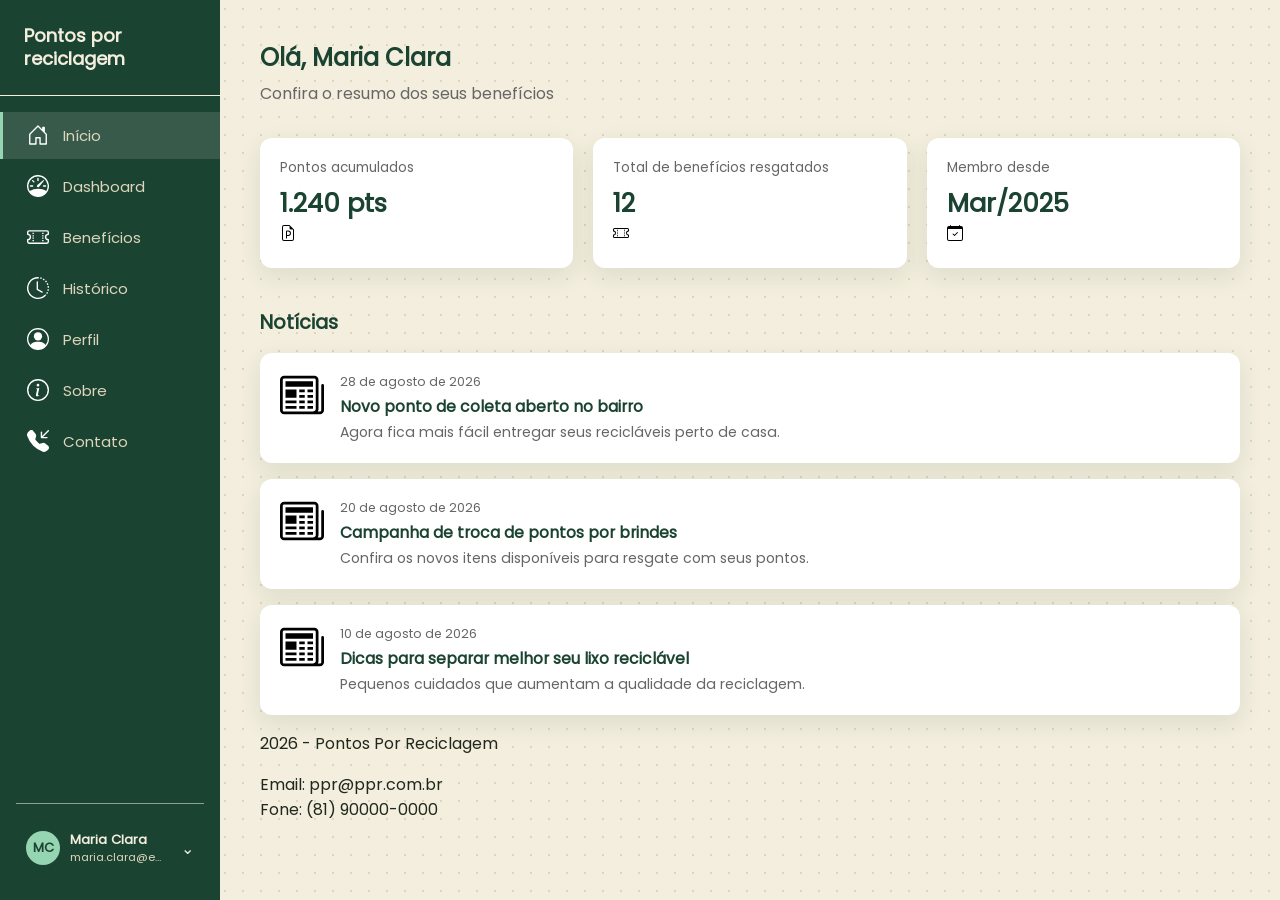
<file: index.html>
<!DOCTYPE html>
<html lang="pt-br">

<head>
  <meta charset="UTF-8">
  <title>Início - Pontos por reciclagem</title>
  <link rel="stylesheet" href="css/style.css">

</head>

<body>

  <section id="d-lateral">
    <span id="principal">Pontos por reciclagem</span>
    <nav>
      <a href="index.html" class="ativo"><img class="icone" src="img/inicio.svg" /><span class="s-txt">Início</span></a>
      <a href="dashboard.html"><img class="icone" src="img/dashboard.svg" alt="" /><span
          class="s-txt">Dashboard</span></a>
      <a href="beneficio.html"><img class="icone" src="img/ticket.svg" /><span class="s-txt">Benefícios</span></a>
      <a href="historico.html"><img class="icone" src="img/historico.svg" alt="" /><span
          class="s-txt">Histórico</span></a>
      <a href="perfil.html"><img class="icone" src="img/perfil.svg" alt="" /><span class="s-txt">Perfil</span></a>
      <a href="sobre.html"><img class="icone" src="img/sobre.svg" alt="" /><span class="s-txt">Sobre</span></a>
      <a href="contato.html"><img class="icone" src="img/contato.svg" alt="" /><span class="s-txt">Contato</span></a>
    </nav>
    <details class="menu-usuario">
      <summary>
        <span class="avatar-menu" aria-hidden="true">MC</span>
        <span class="usuario-dados"><strong>Maria Clara</strong><small>maria.clara@email.com</small></span>
      </summary>
      <div class="submenu-usuario">
        <a href="perfil.html">Meu perfil</a>
        <a href="login.html">Sair</a>
      </div>
    </details>
  </section>

  <section id="d-conteudo">
    <div id="d-boasvindas">
      <h1>Olá, Maria Clara</h1>
      <p>Confira o resumo dos seus benefícios</p>
    </div>

    <div id="d-cartoes">
      <div class="cartao">
        <div class="cartao-rotulo">Pontos acumulados</div>
        <div class="cartao-valor">1.240 pts</div>
        <img class="info-icon" src="img/pontos.svg">
      </div>
      <div class="cartao">
        <div class="cartao-rotulo">Total de benefícios resgatados</div>
        <div class="cartao-valor">12</div>
        <img class="info-icon" src="img/ticket.svg">
      </div>
      <div class="cartao">
        <div class="cartao-rotulo">Membro desde</div>
        <div class="cartao-valor">Mar/2025</div>
        <img class="info-icon" src="img/calendario.svg">
      </div>
    </div>

    <div id="d-noticias">
      <h2>Notícias</h2>
      <div id="d-lista-noticias">
        <div class="noticia">
          <div class="noticia-icone"><img src="img/noticia.svg"></div>
          <div>
            <div class="noticia-data">28 de agosto de 2026</div>
            <div class="noticia-titulo">Novo ponto de coleta aberto no bairro</div>
            <p class="noticia-texto">Agora fica mais fácil entregar seus recicláveis perto de casa.</p>
          </div>
        </div>

        <div class="noticia">
          <div class="noticia-icone"><img src="img/noticia.svg"></div>
          <div>
            <div class="noticia-data">20 de agosto de 2026</div>
            <div class="noticia-titulo">Campanha de troca de pontos por brindes</div>
            <p class="noticia-texto">Confira os novos itens disponíveis para resgate com seus pontos.</p>
          </div>
        </div>

        <div class="noticia">
          <div class="noticia-icone"><img src="img/noticia.svg"></div>
          <div>
            <div class="noticia-data">10 de agosto de 2026</div>
            <div class="noticia-titulo">Dicas para separar melhor seu lixo reciclável</div>
            <p class="noticia-texto">Pequenos cuidados que aumentam a qualidade da reciclagem.</p>
          </div>
        </div>
      </div>
    </div>
    <footer>
      <p>2026 - Pontos Por Reciclagem</p>
      <span>Email: ppr@ppr.com.br</span><br><span>Fone: (81) 90000-0000</span>
    </footer>
  </section>

</body>

</html>
</file>
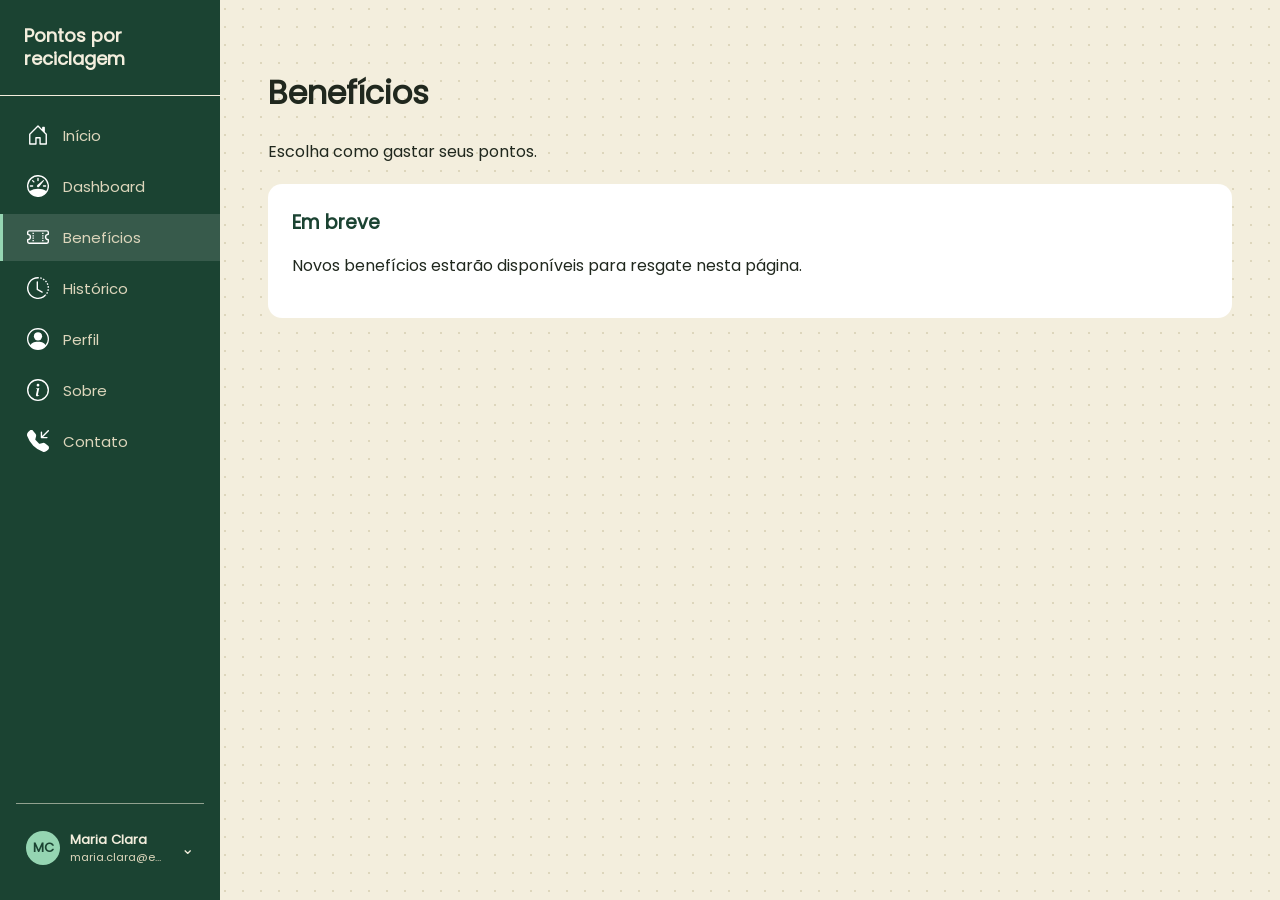
<file: beneficio.html>
<!DOCTYPE html>
<html lang="pt-BR">

<head>
    <meta charset="UTF-8">
    <meta name="viewport" content="width=device-width, initial-scale=1.0">
    <title>Benefícios</title>
    <link rel="stylesheet" href="css/style.css">
</head>

<body>
    <section id="d-lateral">
        <span id="principal">Pontos por reciclagem</span>
        <nav>
            <a href="index.html">
                <img class="icone" src="img/inicio.svg">
                <span class="s-txt">Início</span>
            </a>
            <a href="dashboard.html">
                <img class="icone" src="img/dashboard.svg">
                <span class="s-txt">Dashboard</span>
            </a>
            <a href="beneficio.html" class="ativo">
                <img class="icone" src="img/ticket.svg">
                <span class="s-txt">Benefícios</span>
            </a>
            <a href="historico.html">
                <img class="icone" src="img/historico.svg">
                <span class="s-txt">Histórico</span>
            </a>
            <a href="perfil.html">
                <img class="icone" src="img/perfil.svg">
                <span class="s-txt">Perfil</span>
            </a>
            <a href="sobre.html">
                <img class="icone" src="img/sobre.svg">
                <span class="s-txt">Sobre</span>
            </a>
            <a href="contato.html">
                <img class="icone" src="img/contato.svg">
                <span class="s-txt">Contato</span>
            </a>
        </nav>
        <details class="menu-usuario">
            <summary>
                <span class="avatar-menu" aria-hidden="true">MC</span>
                <span class="usuario-dados"><strong>Maria Clara</strong><small>maria.clara@email.com</small></span>
            </summary>
            <div class="submenu-usuario">
                <a href="perfil.html">Meu perfil</a>
                <a href="login.html">Sair</a>
            </div>
        </details>
    </section>
    <main class="conteudo-pagina">
        <div class="conteiner-pagina">
            <h1>Benefícios</h1>
            <p class="texto-secundario grupo-formulario-ultimo">Escolha como gastar seus pontos.</p>
            <section class="cartao-pagina">
                <h2>Em breve</h2>
                <p class="texto-secundario">Novos benefícios estarão disponíveis para resgate nesta página.</p>
            </section>
        </div>
    </main>
</body>

</html>
</file>
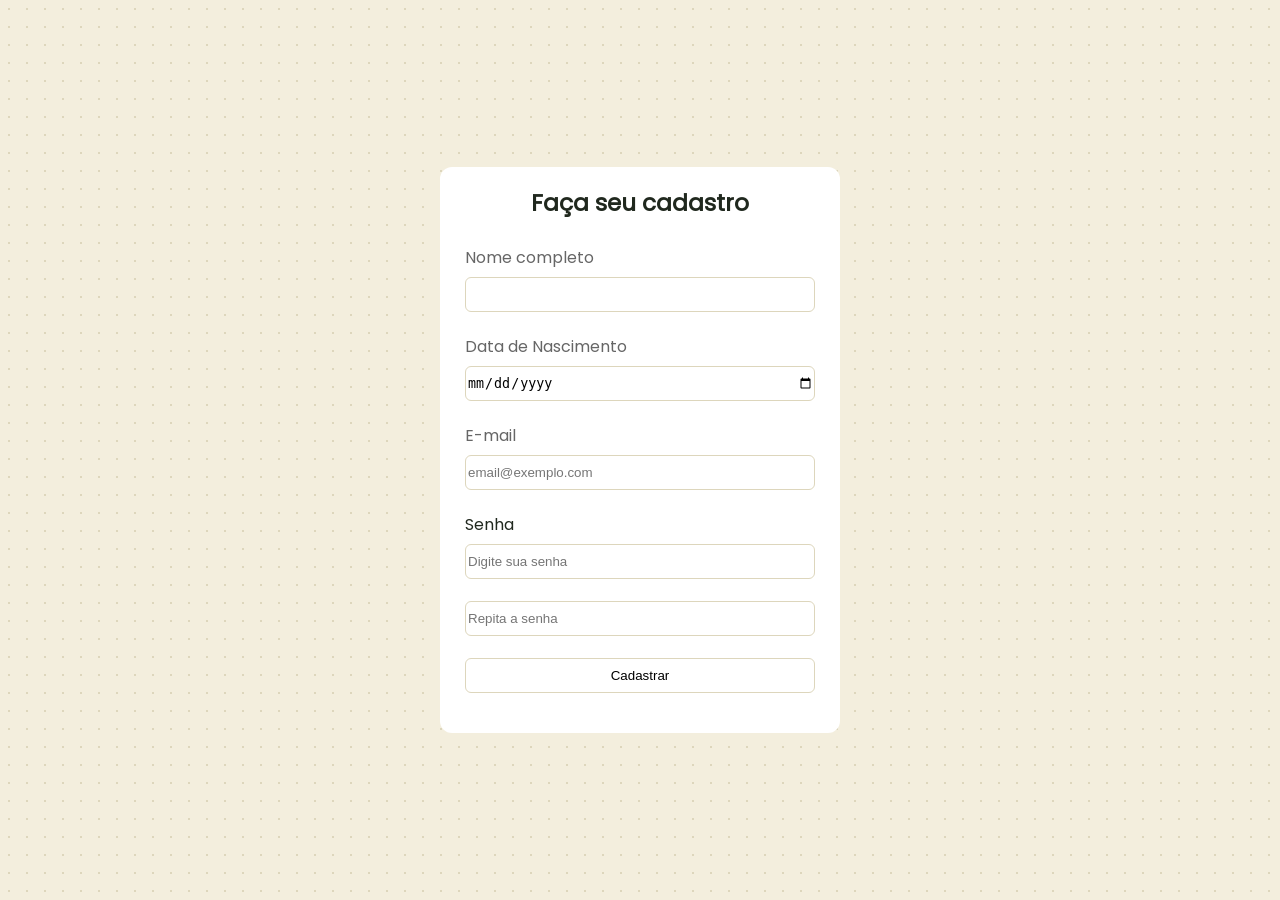
<file: cadastro.html>
<!DOCTYPE html>
<html lang="pt-br">

<head>
    <meta charset="UTF-8">
    <meta name="viewport" content="width=device-width, initial-scale=1.0">
    <title>Crie seu cadastro!</title>
    <link rel="stylesheet" href="css/style.css">
</head>

<body>
    <main class="prin-cad">
        <section id="card-cad">
            <h1>Faça seu cadastro</h1>
            <form id="form-cadastro" action="perfil.html">
                <label for="nome">Nome completo</label>
                <input type="text" id="nome" required>
                <label for="data-nsc">Data de Nascimento</label>
                <input type="date" id="data-nsc">
                <label for="email">E-mail</label>
                <input type="text" id="email" placeholder="email@exemplo.com" required>
                <span>Senha</span>
                <input type="password" id="senha" placeholder="Digite sua senha" required>
                <input type="password" id="senha-confirma" placeholder="Repita a senha" required>
                <span id="erro-cadastro" style="color:red;display:none;"></span>
                <input type="submit" value="Cadastrar">
            </form>
        </section>
    </main>
    <footer></footer>
    <script src="js/cadastro.js"></script>
</body>

</html>
</file>
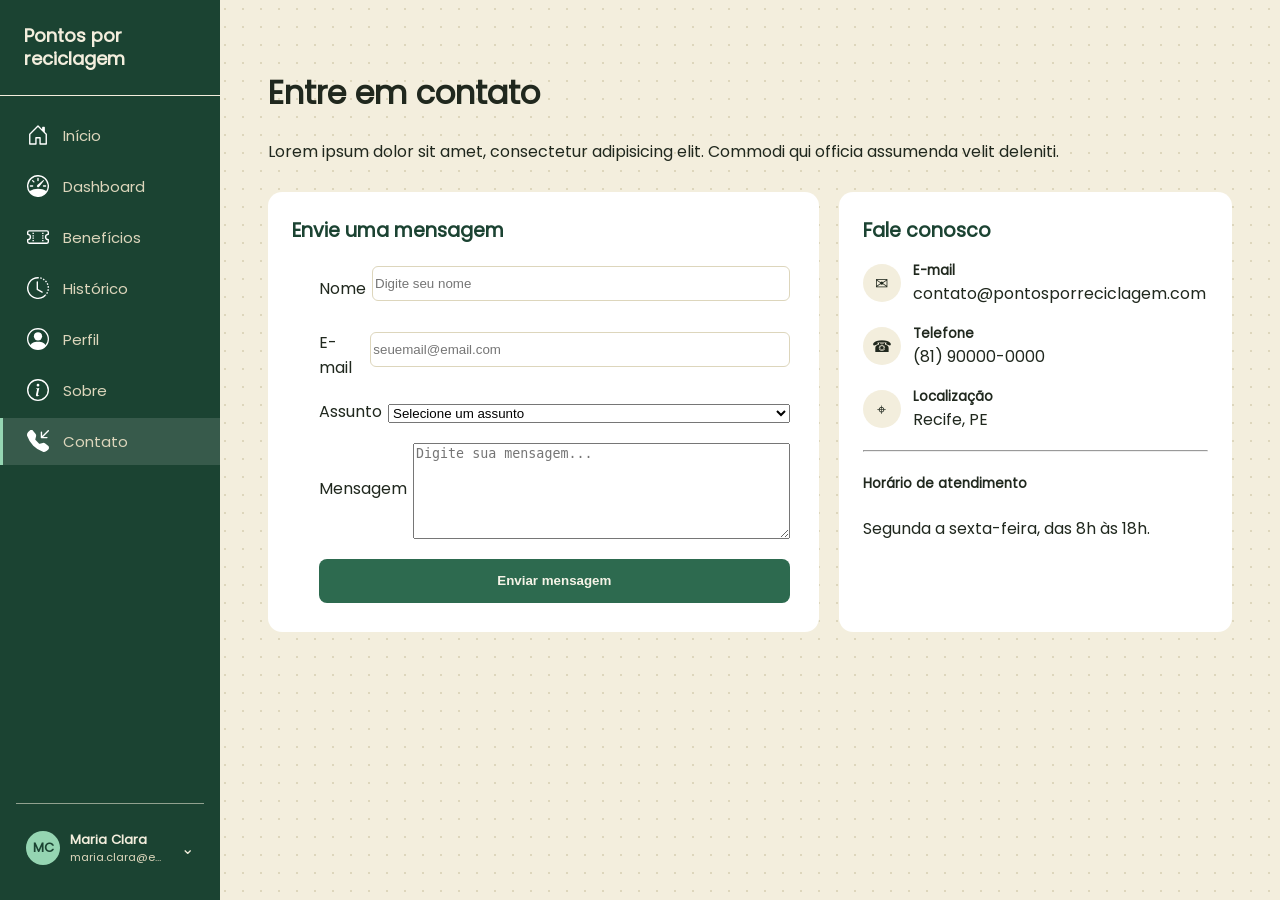
<file: contato.html>
<!doctype html>
<html lang="pt-BR">

<head>
  <meta charset="UTF-8" />
  <meta name="viewport" content="width=device-width, initial-scale=1.0" />
  <title>Contato | Pontos por Reciclagem</title>
  <link rel="stylesheet" href="css/style.css" />
</head>

<body>
  <section id="d-lateral">
    <span id="principal">Pontos por reciclagem</span>
    <nav>
      <a href="index.html"><img class="icone" src="img/inicio.svg" /><span class="s-txt">Início</span></a>
      <a href="dashboard.html"><img class="icone" src="img/dashboard.svg" /><span class="s-txt">Dashboard</span></a>
      <a href="beneficio.html"><img class="icone" src="img/ticket.svg" /><span class="s-txt">Benefícios</span></a>
      <a href="historico.html"><img class="icone" src="img/historico.svg" /><span class="s-txt">Histórico</span></a>
      <a href="perfil.html"><img class="icone" src="img/perfil.svg" /><span class="s-txt">Perfil</span></a>
      <a href="sobre.html"><img class="icone" src="img/sobre.svg" /><span class="s-txt">Sobre</span></a>
      <a href="contato.html" class="ativo"><img class="icone" src="img/contato.svg" /><span
          class="s-txt">Contato</span></a>
    </nav>
    <details class="menu-usuario">
      <summary>
        <span class="avatar-menu" aria-hidden="true">MC</span>
        <span class="usuario-dados"><strong>Maria Clara</strong><small>maria.clara@email.com</small></span>
      </summary>
      <div class="submenu-usuario">
        <a href="perfil.html">Meu perfil</a>
        <a href="login.html">Sair</a>
      </div>
    </details>
  </section>

  <main class="conteudo-pagina">
    <div class="conteiner-pagina">
      <div class="margem-inferior-grande">
        <h1>Entre em contato</h1>
        <p class="texto-secundario">Lorem ipsum dolor sit amet, consectetur adipisicing elit. Commodi qui officia
          assumenda velit deleniti.</p>
      </div>
      <div class="grade-contato">
        <section class="cartao-pagina">
          <h2>Envie uma mensagem</h2>
          <form action="#" method="post">
            <div class="grupo-formulario"><label class="rotulo-formulario" for="nome">Nome</label><input
                class="campo-formulario" id="nome" name="nome" type="text" placeholder="Digite seu nome" required />
            </div>
            <div class="grupo-formulario"><label class="rotulo-formulario" for="email">E-mail</label><input
                class="campo-formulario" id="email" name="email" type="email" placeholder="seuemail@email.com"
                required /></div>
            <div class="grupo-formulario"><label class="rotulo-formulario" for="assunto">Assunto</label><select
                class="seletor-formulario" id="assunto" name="assunto" required>
                <option value="" selected disabled>Selecione um assunto</option>
                <option>Dúvida</option>
                <option>Problema</option>
                <option>Sugestão</option>
                <option>Outro</option>
              </select></div>
            <div class="grupo-formulario-ultimo"><label class="rotulo-formulario"
                for="mensagem">Mensagem</label><textarea class="campo-formulario" id="mensagem" name="mensagem" rows="6"
                placeholder="Digite sua mensagem..." required></textarea></div>
            <button class="botao-formulario largura-total" type="submit">Enviar mensagem</button>
          </form>
        </section>
        <aside class="cartao-pagina">
          <h2>Fale conosco</h2>
          <div class="item-contato">
            <div class="icone-contato" aria-hidden="true">✉</div>
            <div>
              <h5>E-mail</h5>
              <p class="texto-secundario">contato@pontosporreciclagem.com</p>
            </div>
          </div>
          <div class="item-contato">
            <div class="icone-contato" aria-hidden="true">☎</div>
            <div>
              <h5>Telefone</h5>
              <p class="texto-secundario">(81) 90000-0000</p>
            </div>
          </div>
          <div class="item-contato">
            <div class="icone-contato" aria-hidden="true">⌖</div>
            <div>
              <h5>Localização</h5>
              <p class="texto-secundario">Recife, PE</p>
            </div>
          </div>
          <hr />
          <h5>Horário de atendimento</h5>
          <p class="texto-secundario">Segunda a sexta-feira, das 8h às 18h.</p>
        </aside>
      </div>
    </div>
  </main>
</body>

</html>
</file>
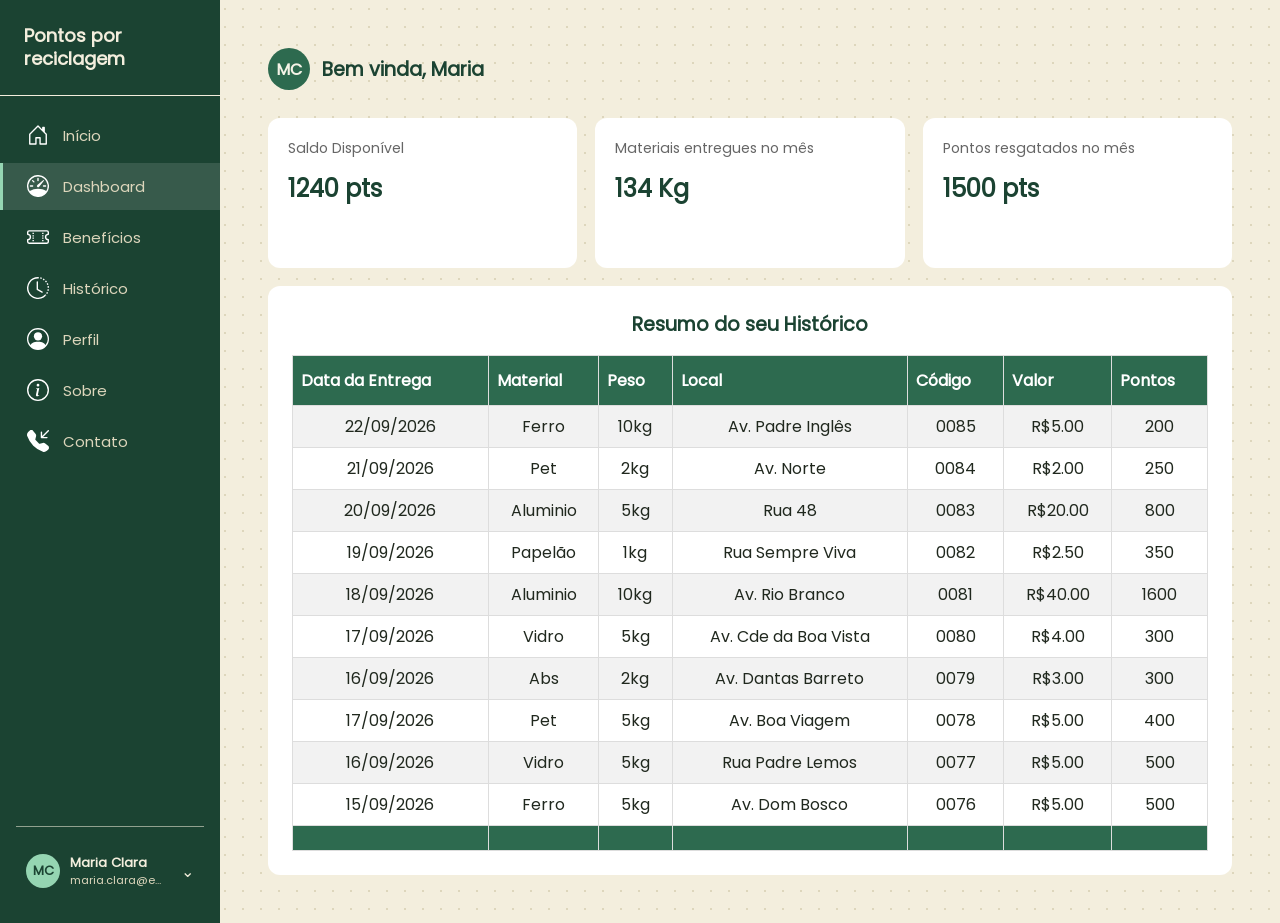
<file: dashboard.html>
<!doctype html>
<html lang="pt-br">

<head>
  <meta charset="UTF-8" />
  <meta name="viewport" content="width=device-width, initial-scale=1.0" />
  <title>Dashboard</title>
  <link rel="stylesheet" href="css/style.css" />
</head>

<body id="dash">
  <section id="d-lateral">
    <span id="principal">Pontos por reciclagem</span>
    <nav>
      <a href="index.html"><img class="icone" src="img/inicio.svg" /><span class="s-txt">Início</span></a>
      <a href="dashboard.html" class="ativo"><img class="icone" src="img/dashboard.svg" /><span
          class="s-txt">Dashboard</span></a>
      <a href="beneficio.html"><img class="icone" src="img/ticket.svg" /><span class="s-txt">Benefícios</span></a>
      <a href="historico.html"><img class="icone" src="img/historico.svg" /><span class="s-txt">Histórico</span></a>
      <a href="perfil.html"><img class="icone" src="img/perfil.svg" /><span class="s-txt">Perfil</span></a>
      <a href="sobre.html"><img class="icone" src="img/sobre.svg" /><span class="s-txt">Sobre</span></a>
      <a href="contato.html"><img class="icone" src="img/contato.svg" /><span class="s-txt">Contato</span></a>
    </nav>
    <details class="menu-usuario">
      <summary>
        <span class="avatar-menu" aria-hidden="true">MC</span>
        <span class="usuario-dados"><strong>Maria Clara</strong><small>maria.clara@email.com</small></span>
      </summary>
      <div class="submenu-usuario">
        <a href="perfil.html">Meu perfil</a>
        <a href="login.html">Sair</a>
      </div>
    </details>
  </section>
  <section id="tela-1">
    <div class="i-topo">
      <div>MC</div>
      <p>Bem vinda, Maria</p>
    </div>
    <div class="interno-a">
      <p>Saldo Disponível</p>
      <span>1240 pts</span>
    </div>
    <div class="interno-a">
      <p>Materiais entregues no mês</p>
      <span>134 Kg</span>
    </div>
    <div class="interno-a">
      <p>Pontos resgatados no mês</p>
      <span>1500 pts</span>
    </div>
    <div class="interno-b">
      <p>Resumo do seu Histórico</p>
      <table>
        <tr>
          <th>Data da Entrega</th>
          <th>Material</th>
          <th>Peso</th>
          <th>Local</th>
          <th>Código</th>
          <th>Valor</th>
          <th>Pontos</th>
        </tr>
        <tr>
          <td>22/09/2026</td>
          <td>Ferro</td>
          <td>10kg</td>
          <td>Av. Padre Inglês</td>
          <td>0085</td>
          <td>R$5.00</td>
          <td>200</td>
        </tr>
        <tr>
          <td>21/09/2026</td>
          <td>Pet</td>
          <td>2kg</td>
          <td>Av. Norte</td>
          <td>0084</td>
          <td>R$2.00</td>
          <td>250</td>
        </tr>
        <tr>
          <td>20/09/2026</td>
          <td>Aluminio</td>
          <td>5kg</td>
          <td>Rua 48</td>
          <td>0083</td>
          <td>R$20.00</td>
          <td>800</td>
        </tr>
        <tr>
          <td>19/09/2026</td>
          <td>Papelão</td>
          <td>1kg</td>
          <td>Rua Sempre Viva</td>
          <td>0082</td>
          <td>R$2.50</td>
          <td>350</td>
        </tr>
        <tr>
          <td>18/09/2026</td>
          <td>Aluminio</td>
          <td>10kg</td>
          <td>Av. Rio Branco</td>
          <td>0081</td>
          <td>R$40.00</td>
          <td>1600</td>
        </tr>
        <tr>
          <td>17/09/2026</td>
          <td>Vidro</td>
          <td>5kg</td>
          <td>Av. Cde da Boa Vista</td>
          <td>0080</td>
          <td>R$4.00</td>
          <td>300</td>
        </tr>
        <tr>
          <td>16/09/2026</td>
          <td>Abs</td>
          <td>2kg</td>
          <td>Av. Dantas Barreto</td>
          <td>0079</td>
          <td>R$3.00</td>
          <td>300</td>
        </tr>
        <tr>
          <td>17/09/2026</td>
          <td>Pet</td>
          <td>5kg</td>
          <td>Av. Boa Viagem</td>
          <td>0078</td>
          <td>R$5.00</td>
          <td>400</td>
        </tr>
        <tr>
          <td>16/09/2026</td>
          <td>Vidro</td>
          <td>5kg</td>
          <td>Rua Padre Lemos</td>
          <td>0077</td>
          <td>R$5.00</td>
          <td>500</td>
        </tr>
        <tr>
          <td>15/09/2026</td>
          <td>Ferro</td>
          <td>5kg</td>
          <td>Av. Dom Bosco</td>
          <td>0076</td>
          <td>R$5.00</td>
          <td>500</td>
        </tr>
        <tr>
          <th></th>
          <th></th>
          <th></th>
          <th></th>
          <th></th>
          <th></th>
          <th></th>
        </tr>
      </table>
    </div>
  </section>
  <footer></footer>
</body>

</html>
</file>
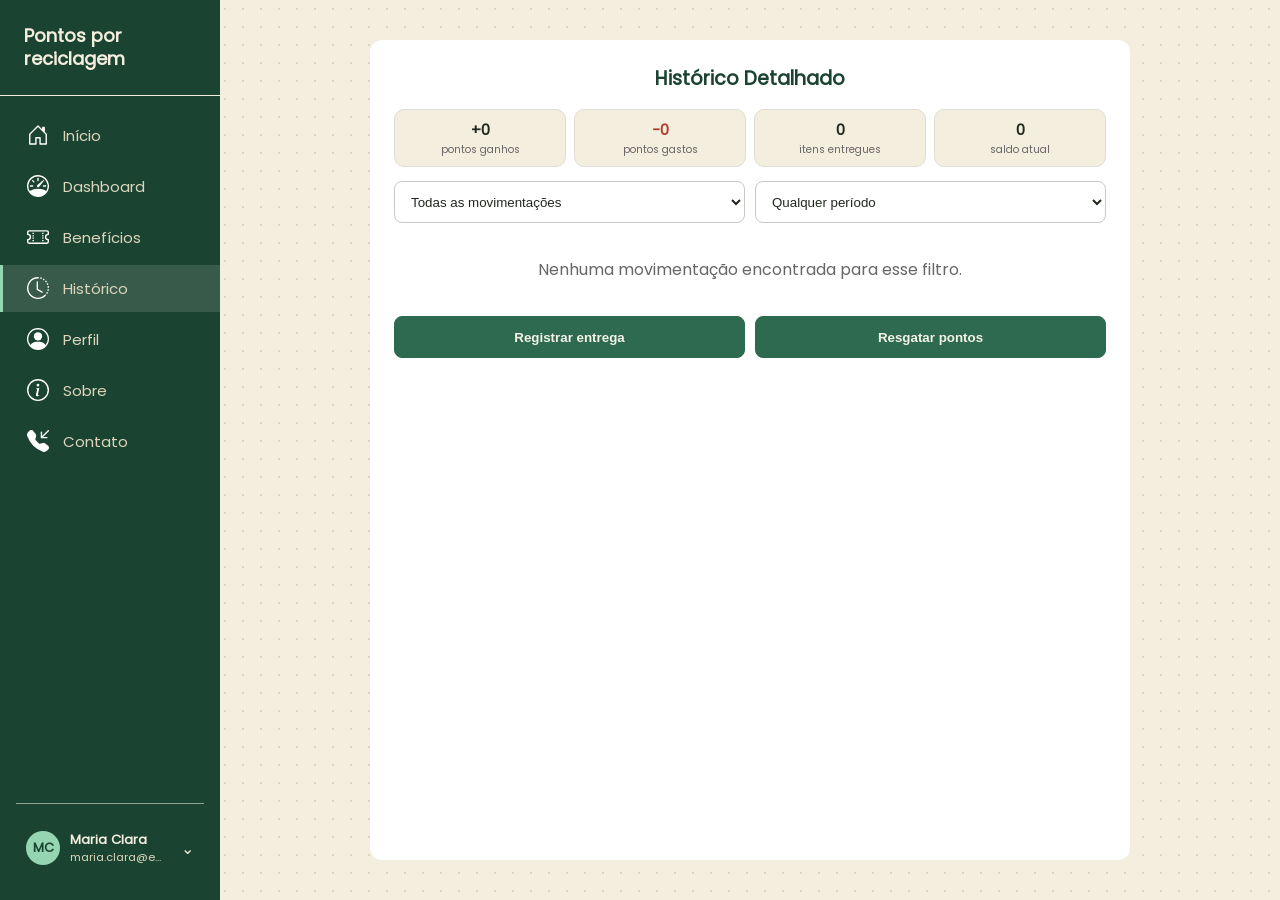
<file: historico.html>
<!DOCTYPE html>
<html lang="pt-br">

<head>
    <meta charset="UTF-8">
    <meta name="viewport" content="width=device-width, initial-scale=1.0">
    <title>Histórico</title>
    <link rel="stylesheet" href="css/style.css">
</head>

<body>
    <section id="d-lateral">
        <span id="principal">Pontos por reciclagem</span>
        <nav>
            <a href="index.html"><img class="icone" src="img/inicio.svg" alt="" /><span class="s-txt">Início</span></a>
            <a href="dashboard.html"><img class="icone" src="img/dashboard.svg" alt="" /><span
                    class="s-txt">Dashboard</span></a>
            <a href="beneficio.html"><img class="icone" src="img/ticket.svg" alt="" /><span
                    class="s-txt">Benefícios</span></a>
            <a href="historico.html" class="ativo"><img class="icone" src="img/historico.svg" alt="" /><span
                    class="s-txt">Histórico</span></a>
            <a href="perfil.html"><img class="icone" src="img/perfil.svg" alt="" /><span class="s-txt">Perfil</span></a>
            <a href="sobre.html"><img class="icone" src="img/sobre.svg" alt="" /><span class="s-txt">Sobre</span></a>
            <a href="contato.html"><img class="icone" src="img/contato.svg" alt="" /><span
                    class="s-txt">Contato</span></a>
        </nav>
        <details class="menu-usuario">
            <summary>
                <span class="avatar-menu" aria-hidden="true">MC</span>
                <span class="usuario-dados"><strong>Maria Clara</strong><small>maria.clara@email.com</small></span>
            </summary>
            <div class="submenu-usuario">
                <a href="perfil.html">Meu perfil</a>
                <a href="login.html">Sair</a>
            </div>
        </details>
    </section>
    <div class="interno-b">
        <p>Histórico Detalhado</p>

        <div class="historico-resumo">
            <div class="resumo-item">
                <span class="resumo-valor" id="resumo-ganho">+0</span>
                <span class="resumo-label">pontos ganhos</span>
            </div>
            <div class="resumo-item">
                <span class="resumo-valor resumo-negativo" id="resumo-resgatado">0</span>
                <span class="resumo-label">pontos gastos</span>
            </div>
            <div class="resumo-item">
                <span class="resumo-valor" id="resumo-itens">0</span>
                <span class="resumo-label">itens entregues</span>
            </div>
            <div class="resumo-item">
                <span class="resumo-valor" id="resumo-saldo">0</span>
                <span class="resumo-label">saldo atual</span>
            </div>
        </div>

        <div class="historico-filtros">
            <select id="filtro-tipo">
                <option value="todos">Todas as movimentações</option>
                <option value="ganho">Somente ganhos</option>
                <option value="resgate">Somente resgates</option>
            </select>
            <select id="filtro-periodo">
                <option value="todos">Qualquer período</option>
                <option value="7">Últimos 7 dias</option>
                <option value="30">Últimos 30 dias</option>
                <option value="mes">Este mês</option>
            </select>
        </div>

        <div class="historico-lista" id="historico-lista">
            <!-- itens renderizados via JS -->
        </div>

        <div class="historico-acoes">
            <button type="button" id="btn-registrar-entrega">Registrar entrega</button>
            <button type="button" id="btn-resgatar-pontos">Resgatar pontos</button>
        </div>
    </div>
    <script src="js/historico.js"></script>
</body>

</html>
</file>
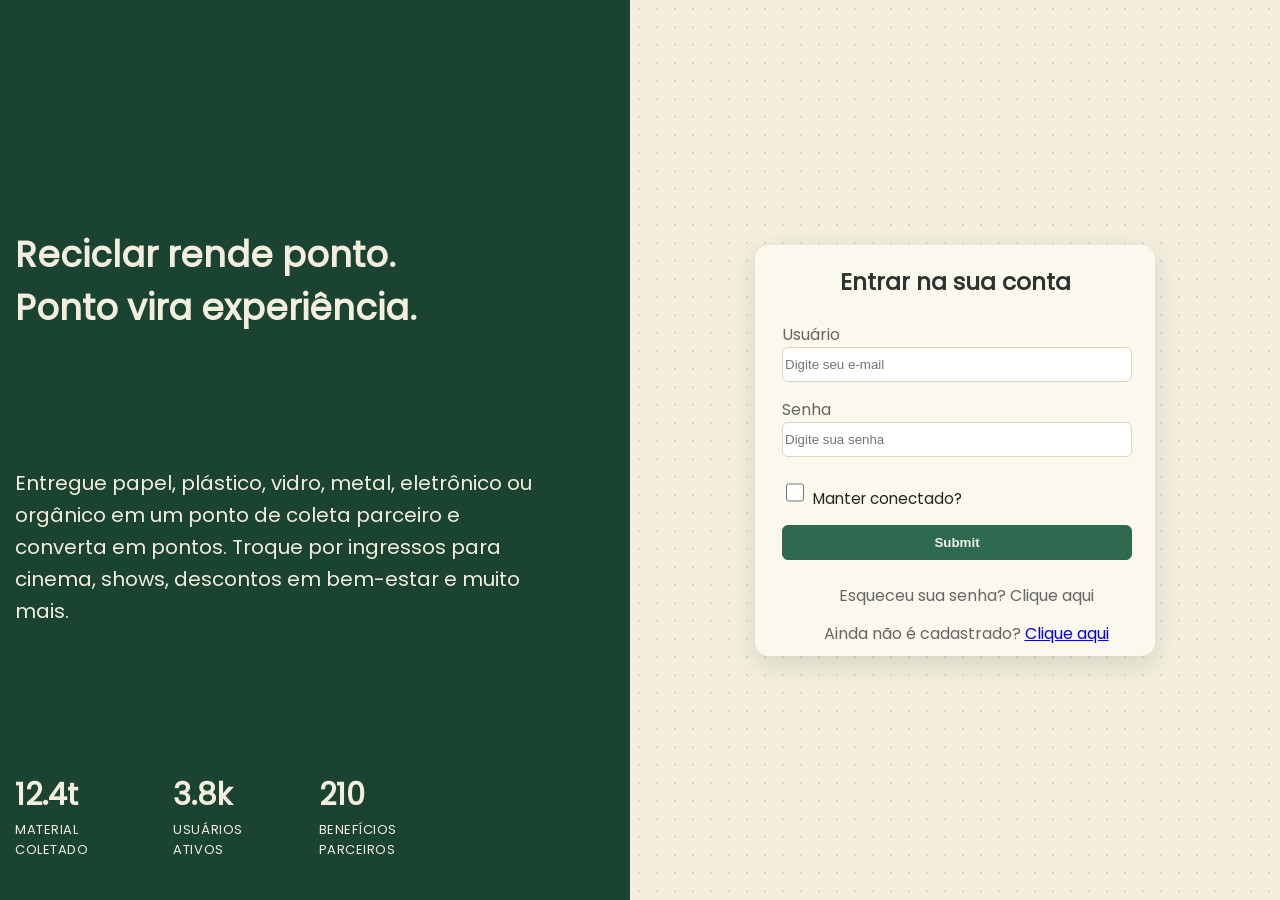
<file: login.html>
<!DOCTYPE html>
<html lang="pt-br">

<head>
    <meta charset="UTF-8">
    <meta name="viewport" content="width=device-width, initial-scale=1.0">
    <title>PPR - Login</title>
    <link rel="stylesheet" href="css/style.css">
    <link rel="stylesheet" href="https://cdnjs.cloudflare.com/ajax/libs/animate.css/4.1.1/animate.min.css">
</head>

<body>
    <header id="p-lateral">
        <div class="res-lateral">
            <h1>Reciclar rende ponto.<br>Ponto vira experiência.</h1>
            <p>Entregue papel, plástico, vidro, metal, eletrônico ou orgânico em um ponto de coleta parceiro e converta
                em pontos.
                Troque por ingressos para cinema, shows, descontos em bem-estar e muito mais.</p>
            <div class="texto-painel-lateral">
                <div class="texto-painel">
                    <div class="n">12.4t</div>
                    <div class="l">Material coletado</div>
                </div>
                <div class="texto-painel">
                    <div class="n">3.8k</div>
                    <div class="l">Usuários ativos</div>
                </div>
                <div class="texto-painel">
                    <div class="n">210</div>
                    <div class="l">Benefícios parceiros</div>
                </div>
            </div>
        </div>
        <div></div>
        </div>
    </header>
    <main id="vip">
        <section id="login-card">
            <h2 class="login-t">Entrar na sua conta</h2>
            <form action="index.html">
                <label for="usuario">Usuário</label>
                <input type="text" placeholder="Digite seu e-mail" required>
                <label for="senha">Senha</label>
                <input type="password" placeholder="Digite sua senha" required>
                <div><input class="chk-box" type="checkbox"><span class="tmc">Manter conectado?</span></div>
                <input class="login-button" type="submit">
                <p>Esqueceu sua senha? Clique aqui</p>
                <p>Ainda não é cadastrado? <a href="cadastro.html">Clique aqui</a></p>
            </form>
        </section>
    </main>
    <script src="js/login.js">
    </script>
</body>

</html>
</file>
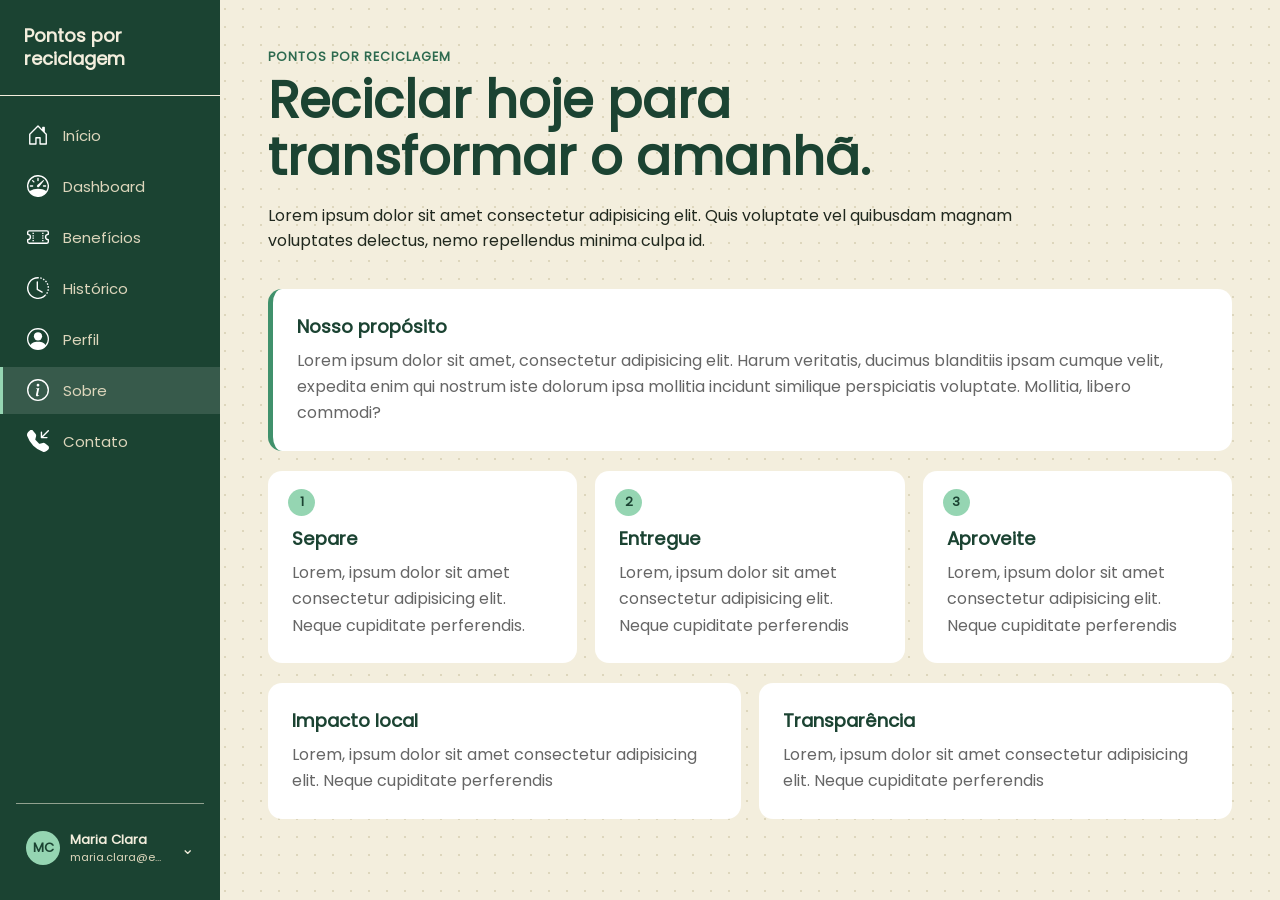
<file: sobre.html>
<!doctype html>
<html lang="pt-BR">

<head>
  <meta charset="UTF-8" />
  <meta name="viewport" content="width=device-width, initial-scale=1.0" />
  <title>Sobre | Pontos por Reciclagem</title>
  <link rel="stylesheet" href="css/style.css" />
</head>

<body>
  <section id="d-lateral">
    <span id="principal">Pontos por reciclagem</span>
    <nav>
      <a href="index.html"><img class="icone" src="img/inicio.svg" alt="" /><span class="s-txt">Início</span></a>
      <a href="dashboard.html"><img class="icone" src="img/dashboard.svg" alt="" /><span
          class="s-txt">Dashboard</span></a>
      <a href="beneficio.html"><img class="icone" src="img/ticket.svg" alt="" /><span
          class="s-txt">Benefícios</span></a>
      <a href="historico.html"><img class="icone" src="img/historico.svg" alt="" /><span
          class="s-txt">Histórico</span></a>
      <a href="perfil.html"><img class="icone" src="img/perfil.svg" alt="" /><span class="s-txt">Perfil</span></a>
      <a href="sobre.html" class="ativo"><img class="icone" src="img/sobre.svg" alt="" /><span
          class="s-txt">Sobre</span></a>
      <a href="contato.html"><img class="icone" src="img/contato.svg" alt="" /><span class="s-txt">Contato</span></a>
    </nav>
    <details class="menu-usuario">
      <summary>
        <span class="avatar-menu" aria-hidden="true">MC</span>
        <span class="usuario-dados"><strong>Maria Clara</strong><small>maria.clara@email.com</small></span>
      </summary>
      <div class="submenu-usuario">
        <a href="perfil.html">Meu perfil</a>
        <a href="login.html">Sair</a>
      </div>
    </details>
  </section>

  <main class="conteudo-pagina">
    <div class="conteiner-pagina pagina-sobre">
      <header class="sobre-cabecalho">
        <p class="sobre-selo">Pontos por Reciclagem</p>
        <h1>Reciclar hoje para transformar o amanhã.</h1>
        <p class="texto-secundario">Lorem ipsum dolor sit amet consectetur adipisicing elit. Quis voluptate vel
          quibusdam magnam voluptates delectus, nemo repellendus minima culpa id.</p>
      </header>

      <section class="cartao-pagina sobre-destaque">
        <h2>Nosso propósito</h2>
        <p>Lorem ipsum dolor sit amet, consectetur adipisicing elit. Harum veritatis, ducimus blanditiis ipsam cumque
          velit, expedita enim qui nostrum iste dolorum ipsa mollitia incidunt similique perspiciatis voluptate.
          Mollitia, libero commodi?</p>
      </section>

      <section class="sobre-grade" aria-label="Como o projeto funciona">
        <article class="cartao-pagina sobre-etapa">
          <span class="sobre-numero">1</span>
          <h2>Separe</h2>
          <p>Lorem, ipsum dolor sit amet consectetur adipisicing elit. Neque cupiditate perferendis.</p>
        </article>
        <article class="cartao-pagina sobre-etapa">
          <span class="sobre-numero">2</span>
          <h2>Entregue</h2>
          <p>Lorem, ipsum dolor sit amet consectetur adipisicing elit. Neque cupiditate perferendis</p>
        </article>
        <article class="cartao-pagina sobre-etapa">
          <span class="sobre-numero">3</span>
          <h2>Aproveite</h2>
          <p>Lorem, ipsum dolor sit amet consectetur adipisicing elit. Neque cupiditate perferendis</p>
        </article>
      </section>

      <section class="sobre-valores">
        <article class="cartao-pagina">
          <h2>Impacto local</h2>
          <p>Lorem, ipsum dolor sit amet consectetur adipisicing elit. Neque cupiditate perferendis</p>
        </article>
        <article class="cartao-pagina">
          <h2>Transparência</h2>
          <p>Lorem, ipsum dolor sit amet consectetur adipisicing elit. Neque cupiditate perferendis</p>
        </article>
      </section>
    </div>
  </main>
</body>

</html>
</file>
<file: css/style.css>
@font-face {
    font-family: 'MinhaFonteLocal';
    src: url(/font/Poppins/Poppins-Regular.ttf) format('truetype');
}

:root {
    --papel: #DDD6BC;
    --papel-claro: #F3EEDD;
    --fundo: #FBF8EE;
    --texto-p: #20281E;
    --texto-outro: #2D332F;
    --texto-outro2: #666666;
    --verde-claro: #95d5b2;
    --v-semi: #40916c;
    --v-escuro: #2d6a4f;
    --verde-outro: #1b4332;
    --azul: #2E5FA3;
    --vermelho: #B23B2E;
    --amarelo: #e7df4b;
    --marrom: #7A5230;
    --creme: #F5F3E7;
    --card-fundo: #ffffff;
}

* {
    box-sizing: border-box;
}

body {
    display: flex;
    min-width: 100vh;
    min-height: 100vh;
    margin: 0;
    color: var(--texto-p);
    font-family: 'MinhaFonteLocal', sans-serif;
    background-color: var(--papel-claro);
    background-image: radial-gradient(var(--papel) 1px, transparent 1px);
    background-size: 18px 18px;
}

/* Página de Login */
#vip{
    margin: auto;
}

#p-lateral {
    width: 70vh;
    max-height: 100vh;
    background: var(--verde-outro);
    color: var(--papel-claro);
    display: flex;
    flex-direction: column;
    padding: 24px 0;
    
}

.res-lateral {
    z-index: 1;
    max-width: 450px;
    margin-top: 20vh;
}

.res-lateral h1 {
    font-size: 220%;
    font-weight: 700;
    margin-left: 15px;
    display: inline-block;
    animation: backInLeft;
    animation-duration: 2s;
}

.res-lateral p {
    padding: 10vh 0px;
    width: 60vh;
    font-size: 20px;
    line-height: 1.6;
    color: var(--papel-claro);
    margin-left: 15px;
    display: inline-block;
    animation: backInLeft;
    animation-duration: 2s;
    animation-delay: 0.5s;
}

.texto-painel-lateral {
    display: flex;
    gap: 28px;
    margin-top: 36px;
    margin-left: 15px;
}

.texto-painel .n {
    font-weight: 700;
    font-size: 30px;
    display: inline-block;
    animation: backInLeft;
    animation-duration: 2s;
    animation-delay: 1s;
}

.texto-painel .l {
    font-size: 13px;
    color: var(--papel-claro);
    text-transform: uppercase;
    letter-spacing: 0.04em;
    margin-top: 2px;
    display: inline-block;
    animation: backInLeft;
    animation-duration: 2s;
    animation-delay: 1s;
}

.login-t {
    color: var(--texto-outro);
    padding-top: 20px;
    text-align: center;
    margin: 0 0 18px;
    font-size: 1.45rem;
}

#login-card {
    text-align: center;
    border-radius: 14px;
    margin: 0;
    background-color: var(--fundo);
    width: 400px;
    margin: 0;
    box-shadow: 0 8px 24px #1b433224
}

input {
    background: #fff;
    border: 1px solid var(--papel);
    border-radius: 6px;
    border-color: var(--papel);
    height: 35px;
    width: 350px;
    box-sizing: border-box;
    margin-bottom: 15px;
    accent-color: var(--v-semi);
}

input:focus,
select:focus,
textarea:focus {
    outline: 3px solid #40916c40;
    border-color: var(--v-semi)
}

.login-button {
    cursor: pointer;
    border-color: var(--v-escuro);
    background: var(--v-escuro);
    color: var(--creme);
    font-weight: 600
}


form {
    text-align: left;
    margin-left: 22px;
    padding: 5px;
}

form>label {
    color: var(--texto-outro2);
}

form>div {
    display: flex;
    align-items: center;
    gap: 6px
}

form>p {
    color: var(--texto-outro2);
    margin: 0px;
    padding-bottom: 5px;
    text-align: center;
}

.chk-box {
    width: 18px;
    min-height: 18px
}

.tmc {
    font-size: .95rem

}

.login-button~p {
    margin: 8px 0 0;
    color: var(--texto-outro2);
    font-size: 1.0rem;
    text-align: center;
    text-decoration: none;
}


/* Dashboard */

#d-lateral {
    width: 220px;
    min-height: 100vh;
    background: var(--verde-outro);
    color: var(--texto-claro);
    display: flex;
    flex-direction: column;
    padding: 24px 0;
    flex-shrink: 0;
}

#d-lateral nav {
    display: flex;
    flex-direction: column;
    gap: 4px;
}

#d-lateral nav a:hover,
#d-lateral nav a:focus-visible,
#d-lateral nav a.ativo {
    border-left-color: var(--verde-claro);
    background: #ffffff1f
}


#d-lateral nav a {
    display: flex;
    align-items: center;
    gap: 14px;
    padding: 12px 24px;
    text-decoration: none;
    color: var(--texto-claro);
    border-left: 3px solid transparent;
    transition: background .15s ease, border-color .15s ease;
}

#principal {
    font-size: 18px;
    font-weight: 600;
    color: var(--papel-claro);
    padding: 0 24px 24px;
    border-bottom: 1px solid var(--papel-claro);
    margin-bottom: 16px;
    line-height: 1.3;
}

.icone {
    width: 22px;
    height: 22px;
    filter: brightness(0) invert(1);
    flex-shrink: 0;
}

.s-txt {
    color: var(--papel);
    font-size: 15px;
}

#tela-1 {
    flex: 1;
    display: grid;
    grid-template-columns: repeat(3, minmax(0, 1fr));
    align-content: start;
    gap: 18px;
    padding: clamp(24px, 4vw, 48px)
}

.i-topo {
     grid-column: 1/-1;
    display: flex;
    align-items: center;
    gap: 12px;
    padding-bottom: 10px
}

.i-topo div {
    display: grid;
    width: 42px;
    height: 42px;
    place-items: center;
    border-radius: 50%;
    color: var(--creme);
    background: var(--v-escuro);
    font-weight: 700
}

.i-topo p {
    margin: 0;
    color: var(--verde-outro);
    font-size: 1.2rem;
    font-weight: 600
}

.interno-a {
    background-color: var(--card-fundo);
    min-height: 150px;
    padding: 20px;
    border-radius: 12px;
}

.interno-a p {
    margin: 0 0 12px;
    color: var(--texto-outro2);
    font-size: .88rem
}

.interno-a span {
    color: var(--verde-outro);
    font-size: 1.5rem;
    font-weight: 700
}

.interno-b {
    background-color: var(--card-fundo);
    width: min(calc(100% - 48px), 760px);
    margin: 40px auto;
    padding: 24px;
    border-radius: 12px;
    text-align: center;
}

#tela-1 .interno-b {
    grid-column: 1/-1;
    width: 100%;
    margin: 0;
    min-height: 200px
}

.interno-b>p {
    margin: 0 0 16px;
    color: var(--verde-outro);
    font-size: 1.2rem;
    font-weight: 600
}
.interno-b .historico-resumo {
    display: grid;
    grid-template-columns: repeat(4, 1fr);
    gap: 8px;
    margin: 14px 0 14px;
}

.interno-b .resumo-item {
    text-align: center;
    background: var(--papel-claro);
    border: 1px solid #e0ded4;
    border-radius: 10px;
    padding: 10px 4px;
}

.interno-b .resumo-valor {
    display: block;
    font-weight: 700;
    font-size: 0.92rem;
}

.interno-b .resumo-valor.resumo-negativo {
    color: var(--vermelho);
}

.interno-b .resumo-label {
    display: block;
    font-size: 0.64rem;
    color: var(--texto-outro2);
    margin-top: 2px;
    line-height: 1.3;
}

Table {
  border-collapse: collapse;
  width: 100%;
}

td, th {
  border: 1px solid #ddd;
  padding: 8px;
}

tr:nth-child(even){background-color: #f2f2f2;}

tr:hover {background-color: var(--verde-claro)}

th {
  padding-top: 12px;
  padding-bottom: 12px;
  text-align: left;
  background-color: var(--v-escuro);
  color: var(--card-fundo);
}

.historico-filtros,
.historico-acoes {
    display: flex;
    gap: 10px;
    margin: 14px 0
}

.historico-filtros select,
.historico-acoes button {
    width: 100%;
    min-height: 42px;
    padding: 9px 12px;
    border: 1px solid #c7c9c4;
    border-radius: 8px;
    background: var(--card-fundo);
    color: var(--texto-p)
}

.historico-acoes button {
    cursor: pointer;
    background: var(--v-escuro);
    border-color: var(--v-escuro);
    color: var(--creme);
    font-weight: 600
}

.historico-lista {
    max-height: 380px;
    overflow-y: auto
}

.historico-item {
    border-bottom: 1px solid #ecebe5
}

.historico-item:last-child {
    border-bottom: 0
}

.historico-linha {
    display: flex;
    align-items: flex-start;
    gap: 10px;
    padding: 11px 0;
    cursor: pointer
}

.historico-icone {
    display: grid;
    flex: 0 0 30px;
    width: 30px;
    height: 30px;
    place-items: center;
    border-radius: 50%
}

.historico-icone.ganho {
    background: var(--papel-claro);
    color: var(--v-escuro)
}

.historico-icone.resgate {
    background: #f5e9d3;
    color: #a87920
}

.historico-corpo {
    flex: 1;
    min-width: 0
}

.historico-desc,
.historico-pontos {
    font-size: .86rem;
    font-weight: 600
}

.historico-data,
.historico-saldo {
    margin-top: 2px;
    color: var(--texto-outro2);
    font-size: .72rem
}

.historico-pontos {
    white-space: nowrap
}

.historico-pontos.positivo {
    color: var(--verde-outro)
}

.historico-pontos.negativo {
    color: var(--vermelho)
}

.historico-seta {
    color: var(--texto-outro2);
    transition: transform .15s
}

.historico-item.aberto .historico-seta {
    transform: rotate(180deg)
}

.historico-detalhes {
    display: none;
    padding: 0 0 14px 40px;
    color: var(--texto-outro2);
    font-size: .78rem
}

.historico-item.aberto .historico-detalhes {
    display: block
}

.historico-detalhes dl {
    display: grid;
    grid-template-columns: auto 1fr;
    gap: 4px 10px;
    margin: 0
}

.historico-detalhes dt {
    color: #858585
}

.historico-detalhes dd {
    margin: 0;
    font-weight: 500
}

.historico-vazio {
    padding: 20px 0;
    color: var(--texto-outro2);
    text-align: center;
}

/* Perfil */

.perfil {
    background-color: var(--card-fundo);
    align-self: flex-start;
    width: min(420px, calc(100% - 48px));
    margin: 48px auto;
    overflow: hidden;
    border-radius: 14px;
}

.perfil-topo {
    display: grid;
    justify-items: center;
    gap: 8px;
    padding: 30px 24px;
    background: var(--verde-claro);
}

.avatar {
    display: grid;
    width: 78px;
    height: 78px;
    place-items: center;
    border-radius: 50%;
    background: var(--v-semi);
    color: var(--creme);
    font-size: 1.5rem;
    font-weight: 700
}

.perfil-nome {
    font-weight: 600
}

.perfil-email {
    color: var(--texto-outro);
    font-size: .9rem
}

.perfil-corpo {
    padding: 22px 24px
}

.info {
    display: flex;
    justify-content: space-between;
    gap: 16px;
    padding: 14px 0;
    border-bottom: 1px solid #eee
}

.info-1 {
    color: var(--texto-outro2)
}

.info-2 {
    color: var(--v-escuro);
    font-weight: 600
}

.botao {
    display: block;
    margin-top: 20px;
    padding: 11px;
    border-radius: 8px;
    background: var(--v-semi);
    color: var(--creme);
    text-align: center;
    text-decoration: none
}

.d-dropdown {
    display: none
}

/* Cadastro */

.prin-cad {
    display: flex;
    margin: auto;
}

#card-cad {
    background-color: var(--card-fundo);
    border-radius: 12px;
    
}

#card-cad>h1 {
    font-size: 1.45rem;
    text-align: center;
}

#card-cad form {
    display: grid;
    gap: 7px;
    margin: 20px;
}

/* Index */
#d-conteudo {
    flex: 1;
    padding: 40px;
}

#d-boasvindas {
    margin-bottom: 32px;
}

#d-boasvindas h1 {
    color: var(--verde-outro);
    margin: 0 0 6px;
}

#d-boasvindas p {
    color: var(--texto-outro2);
    margin: 0;
}

#d-cartoes {
    display: flex;
    gap: 20px;
    flex-wrap: wrap;
}

.cartao {
    background: var(--card-fundo);
    border-radius: 12px;
    box-shadow: 0 8px 24px rgba(27, 67, 50, 0.10);
    padding: 20px;
    min-width: 180px;
    flex: 1;
}

.cartao-rotulo {
    font-size: 0.85rem;
    color: #666;
}

.cartao-valor {
    font-size: 1.6rem;
    font-weight: 700;
    color: var(--verde-outro);
    margin-top: 6px;
}

#d-noticias {
    margin-top: 40px;
}

#d-noticias h2 {
    color: var(--verde-outro);
    font-size: 1.2rem;
    margin: 0 0 16px;
}

#d-lista-noticias {
    display: flex;
    flex-direction: column;
    gap: 16px;
}

.noticia {
    background: var(--card-fundo);
    border-radius: 12px;
    box-shadow: 0 8px 24px rgba(27, 67, 50, 0.10);
    padding: 20px;
    display: flex;
    gap: 16px;
    align-items: flex-start;
}

.noticia-icone {
    width: 44px;
    height: 44px;
    border-radius: 8px;
    flex-shrink: 0;
}

.noticia-icone > img{
    height: 44px;
}

.noticia-data {
    font-size: 0.78rem;
    color: var(--texto-outro2);
}

.noticia-titulo {
    font-size: 0.98rem;
    font-weight: 600;
    color: var(--verde-outro);
    margin: 4px 0 4px;
}

.noticia-texto {
    font-size: 0.88rem;
    color: var(--texto-outro2);
    margin: 0;
}

/* Contato */
.conteudo-pagina {
    flex: 1;
    width: 100%;
    padding: clamp(24px, 4vw, 48px)
}

.conteiner-pagina {
    max-width: 1050px;
    margin: 0 auto
}

.margem-inferior-grande {
    margin-bottom: 28px
}

.grade-contato {
    display: grid;
    grid-template-columns: minmax(0, 7fr) minmax(260px, 5fr);
    gap: 20px
}

.cartao-pagina {
    background-color: var(--card-fundo);
    padding: 24px;
    border-radius: 14px;
}

.cartao-pagina h2 {
    margin-top: 0;
    color: var(--verde-outro);
    font-size: 1.2rem
}

.grupo-formulario {
    margin-bottom: 14px
}

.grupo-formulario-ultimo {
    margin-bottom: 20px
}

.rotulo-formulario {
    display: block;
    margin-bottom: 5px
}

.campo-formulario,
.seletor-formulario {
    width: 100%
}

.botao-formulario {
    cursor: pointer;
    border: 0;
    border-radius: 8px;
    background: var(--v-escuro);
    color: var(--creme);
    min-height: 44px;
    font-weight: 600
}

.largura-total {
    width: 100%
}

.item-contato {
    display: flex;
    align-items: center;
    gap: 12px;
    margin-bottom: 18px
}

.item-contato h5,
.item-contato p {
    margin: 0
}

.icone-contato {
    display: grid;
    flex: 0 0 38px;
    width: 38px;
    height: 38px;
    place-items: center;
    border-radius: 50%;
    background: var(--papel-claro)
}

/* Sobre */
.pagina-sobre {
    display: grid;
    gap: 20px
}

.sobre-cabecalho {
    max-width: 760px
}

.sobre-cabecalho h1 {
    margin: 6px 0 12px;
    color: var(--verde-outro);
    font-size: clamp(1.9rem, 4vw, 3.2rem);
    line-height: 1.12
}

.sobre-selo {
    margin: 0;
    color: var(--v-escuro);
    font-size: .78rem;
    font-weight: 700;
    letter-spacing: .08em;
    text-transform: uppercase
}

.sobre-destaque {
    border-left: 5px solid var(--v-semi)
}

.sobre-destaque h2,
.sobre-etapa h2,
.sobre-valores h2 {
    margin: 0 0 8px;
    color: var(--verde-outro);
    font-size: 1.15rem
}

.sobre-destaque p,
.sobre-etapa p,
.sobre-valores p {
    margin: 0;
    color: var(--texto-outro2);
    line-height: 1.65
}

.sobre-grade,
.sobre-valores {
    display: grid;
    grid-template-columns: repeat(3, minmax(0, 1fr));
    gap: 18px
}

.sobre-valores {
    grid-template-columns: repeat(2, minmax(0, 1fr))
}

.sobre-etapa {
    position: relative;
    padding-top: 54px
}

.sobre-numero {
    position: absolute;
    top: 18px;
    left: 20px;
    display: grid;
    width: 27px;
    height: 27px;
    place-items: center;
    border-radius: 50%;
    background: var(--verde-claro);
    color: var(--verde-outro);
    font-size: .8rem;
    font-weight: 700
}

@media(max-width:860px) {
    body:not(:has(#p-lateral)):not(:has(.prin-cad)) {
        display: block
    }

    #d-lateral {
        display: none
    }

    #d-cartoes,
    #tela-1 {
        grid-template-columns: repeat(2, minmax(0, 1fr))
    }

    .interno-b {
        width: min(calc(100% - 32px), 760px);
        margin: 24px auto
    }

    .perfil {
        width: min(calc(100% - 32px), 420px);
        margin: 24px auto
    }

    .grade-contato {
        grid-template-columns: 1fr
    }

    .sobre-grade {
        grid-template-columns: 1fr
    }
}

.menu-usuario {
    margin: auto 16px 0;
    padding-top: 16px;
    border-top: 1px solid #f3eedd8c
}

.menu-usuario summary {
    display: flex;
    align-items: center;
    gap: 10px;
    padding: 10px;
    border-radius: 10px;
    color: var(--papel-claro);
    cursor: pointer;
    list-style: none
}

.menu-usuario summary::-webkit-details-marker {
    display: none
}

.menu-usuario summary::after {
    content: "⌄";
    margin-left: auto;
    font-size: 1rem;
    transition: transform .15s ease
}

.menu-usuario[open] summary::after {
    transform: rotate(180deg)
}

.menu-usuario summary:hover,
.menu-usuario summary:focus-visible {
    background: #ffffff1f;
    outline: none
}

.avatar-menu {
    display: grid;
    width: 34px;
    height: 34px;
    place-items: center;
    flex: 0 0 34px;
    border-radius: 50%;
    background: var(--verde-claro);
    color: var(--verde-outro);
    font-size: .8rem;
    font-weight: 700
}

.usuario-dados {
    min-width: 0
}

.usuario-dados strong,
.usuario-dados small {
    display: block;
    overflow: hidden;
    text-overflow: ellipsis;
    white-space: nowrap
}

.usuario-dados strong {
    font-size: .82rem
}

.usuario-dados small {
    color: var(--papel);
    font-size: .68rem
}

.submenu-usuario {
    display: grid;
    gap: 3px;
    margin: 3px 0 0;
    padding: 5px;
    border-radius: 9px;
    background: #123326
}

.submenu-usuario a {
    padding: 9px 10px;
    border-radius: 6px;
    color: var(--papel-claro);
    font-size: .82rem;
    text-decoration: none
}

.submenu-usuario a:hover,
.submenu-usuario a:focus-visible {
    background: #ffffff1f;
    outline: none
}
</file>
